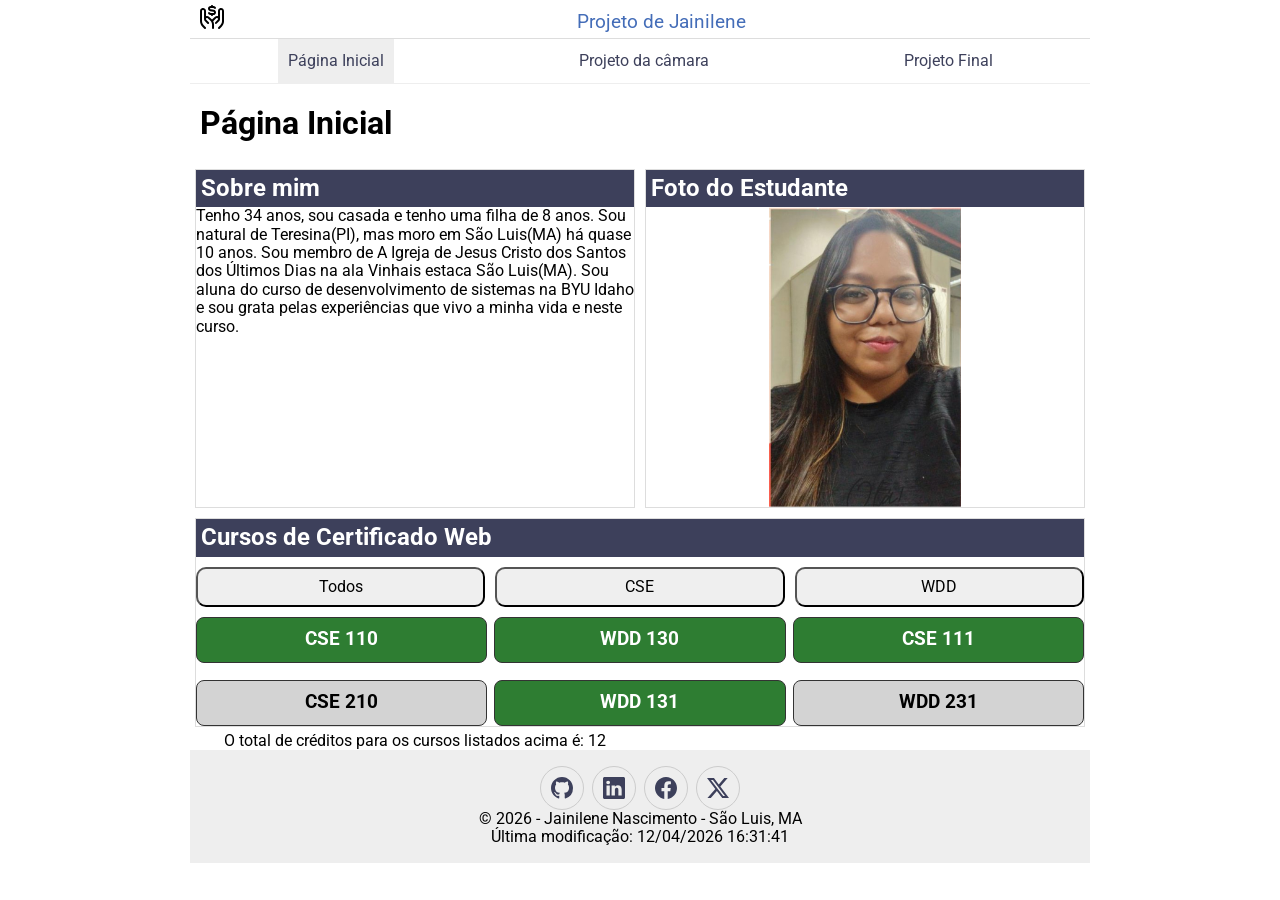
<file: index.html>
<!DOCTYPE html>
<html lang="en">

<head>
    <meta charset="UTF-8">
    <meta name="viewport" content="width=device-width, initial-scale=1.0">
    <title>Página Inicial </title>
    <meta name="author" content="Jainilene Nascimento">
    <meta name="description" content="Página inicial do site de Jainilene Nascimento apresentando perfil e cursos BYU ">
    <link rel="stylesheet" href="estilos/normalize.css">
    <link rel="stylesheet" href="estilos/telas-pequenas.css">
    <link rel="stylesheet" href="estilos/telas-grandes.css">
    <link rel="icon" href="favicon.ico">
    <meta property="og:title" content="Página inicial do Projeto de Jainilene WDD 231">
    <meta property="og:description"
        content="Página inicial do site de Jainilene Nascimento solicitada na disciplina de Desenvolvimento Frontend para Web I do curso de Desenvolvimento de Sistemas da BYU Idaho ">
    <meta property="og:image" content="https://jainilene.github.io/wdd231/imagens/perfil.jpg">
    <meta property="og:url" content="https://jainilene.github.io/wdd231/">
    <link rel="preconnect" href="https://fonts.googleapis.com">
    <link rel="preconnect" href="https://fonts.gstatic.com" crossorigin>
    <link
        href="https://fonts.googleapis.com/css2?family=Delius&family=Fira+Sans:ital,wght@0,100;0,200;0,300;0,400;0,500;0,600;0,700;0,800;0,900;1,100;1,200;1,300;1,400;1,500;1,600;1,700;1,800;1,900&family=Google+Sans:ital,opsz,wght@0,17..18,400..700;1,17..18,400..700&family=Lavishly+Yours&family=Petit+Formal+Script&family=Playfair+Display:ital,wght@0,400..900;1,400..900&family=Roboto:ital,wght@0,100..900;1,100..900&display=swap"
        rel="stylesheet">
    <script src="scripts/navegacao.js" defer></script>
    <script src="scripts/data.js" defer></script>
    <script src="scripts/curso.js" defer></script>
</head>

<body>
    <header>
        <img src="imagens/logo.svg" alt="Logotipo do site" width="512" height="512">
        <span>Projeto de Jainilene</span>
        <button id="ham-btn" name="ham-btn" class="hamburguer"></button>
    </header>
    <nav id="nav-bar" class="navegacao">
        <ul>
            <li class="atual"> <a href="index.html">Página Inicial</a></li>
            <li> <a href="#">Projeto da câmara</a></li>
            <li> <a href="#">Projeto Final</a></li>
        </ul>
    </nav>
    <main>
        <h1>Página Inicial</h1>
        <section class="secao-sobre">
            <h2>Sobre mim</h2>
            <p>Tenho 34 anos, sou casada e tenho uma filha de 8 anos. Sou natural de Teresina(PI), mas moro em São
                Luis(MA) há quase 10 anos. Sou membro de A Igreja de Jesus Cristo dos Santos dos Últimos Dias na ala
                Vinhais estaca São Luis(MA). Sou aluna do curso de desenvolvimento de sistemas na BYU Idaho e sou grata
                pelas experiências que vivo a minha vida e neste curso. </p>
        </section>
        <section class="secao-foto">
            <h2>Foto do Estudante</h2>
            <img src="imagens/perfil.jpg" alt="Foto de perfil de Jainilene Nascimento">
        </section>
        <section class="secao-cursos">
            <h2>Cursos de Certificado Web</h2>
            <div class="container-botoes">
                <button id="botao-todos" class="botao-cursos">Todos</button>
                <button id="botao-cse" class="botao-cursos">CSE</button>
                <button id="botao-wdd" class="botao-cursos">WDD</button>
            </div>
            <div class="container-cursos"></div>
        </section>

        <p>O total de créditos para os cursos listados acima é: <span id="total-creditos"></span></p>

    </main>
    <footer>
        <div class="social">
            <a href="https://github.com/jainilene/wdd231" target="_blank"><img src="imagens/github.svg" alt="GitHub"
                    width="16" height="16"></a>
            <a href="https://www.linkedin.com/in/jainilene-nascimento-67155260/" target="_blank"><img
                    src="imagens/linkedin.svg" alt="LikedIn" width="16" height="16"></a>
            <a href="https://www.facebook.com" target="_blank"><img src="imagens/facebook.svg" alt="Facebook" width="16"
                    height="16"></a>
            <a href="https://x.com" target="_blank"><img src="imagens/twitter-x.svg" alt="Twitter" width="16"
                    height="16"></a>
        </div>
        <p>&COPY; <span id="anoAtual"></span> - Jainilene Nascimento - São Luis, MA </p>
        <p>Última modificação: <span id="ultimaModificacao"></span></p>
    </footer>
</body>

</html>
</file>
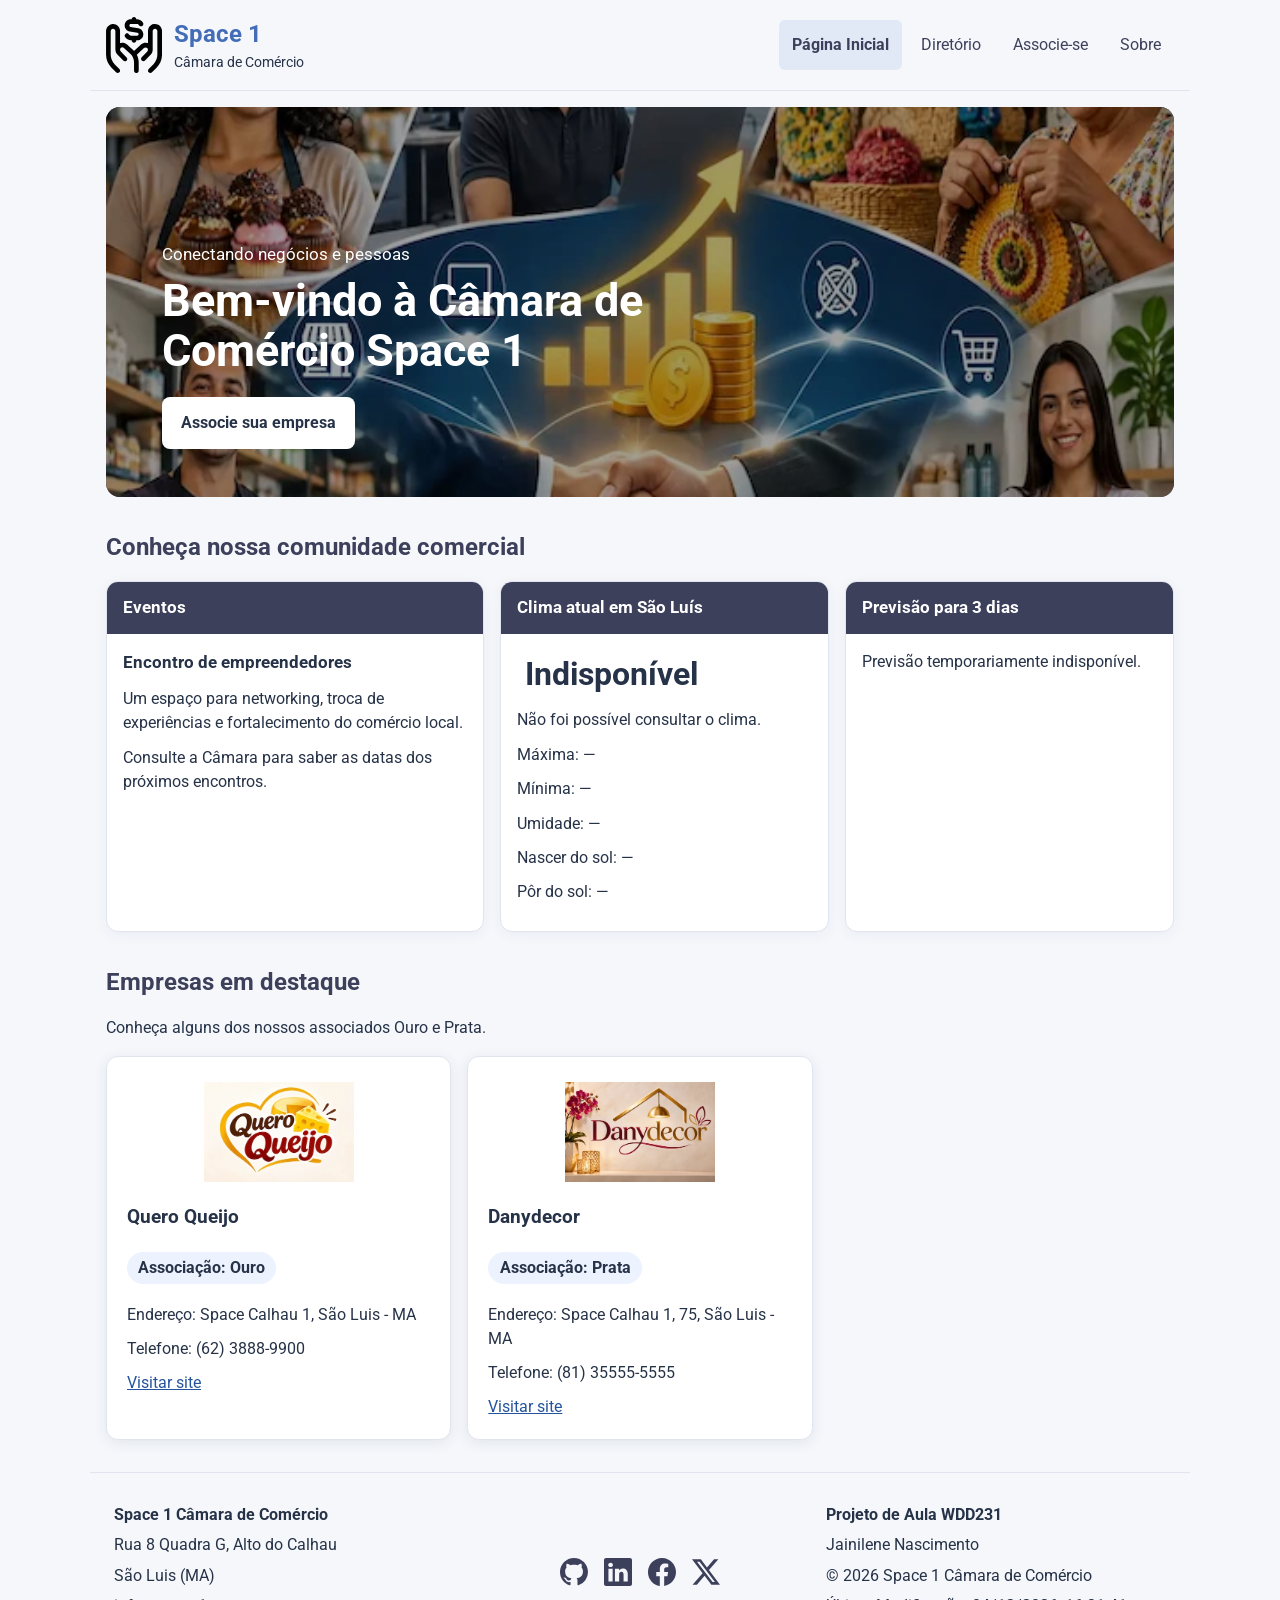
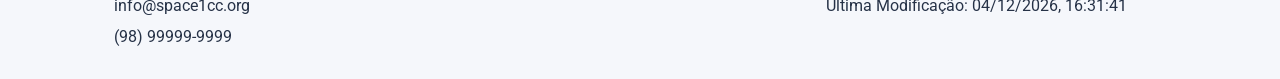
<file: camara/index.html>
<!DOCTYPE html>
<html lang="pt-BR">
<!--  -->

<head>
    <meta charset="UTF-8">
    <meta name="viewport" content="width=device-width, initial-scale=1.0">
    <title>Início | Space 1 Câmara de Comércio</title>
    <meta name="author" content="Jainilene Nascimento">
    <meta name="description"
        content="Página inicial do site de câmara de comércio do condominio Space Calhau 1 no bairro Alto do Calhau em São Luis (Maranhão)">
    <meta property="og:title" content="Página inicial - Câmara de Comércio Space Calhau 1">
    <meta property="og:description" content="Página inicial da câmara de comércio Space 1 - São Luis(MA) ">
    <meta property="og:image" content="https://jainilene.github.io/wdd231/favicon.ico">
    <meta property="og:url" content="https://jainilene.github.io/wdd231/">
    <link rel="icon" href="../favicon.ico">
    <link rel="preconnect" href="https://fonts.googleapis.com">
    <link rel="preconnect" href="https://fonts.gstatic.com" crossorigin>
    <link
        href="https://fonts.googleapis.com/css2?family=Delius&family=Fira+Sans:ital,wght@0,100;0,200;0,300;0,400;0,500;0,600;0,700;0,800;0,900;1,100;1,200;1,300;1,400;1,500;1,600;1,700;1,800;1,900&family=Google+Sans:ital,opsz,wght@0,17..18,400..700;1,17..18,400..700&family=Lavishly+Yours&family=Petit+Formal+Script&family=Playfair+Display:ital,wght@0,400..900;1,400..900&family=Roboto:ital,wght@0,100..900;1,100..900&display=swap"
        rel="stylesheet">
    <link rel="stylesheet" href="estilos/normalize.css">
    <link rel="stylesheet" href="estilos/telas-pequenas.css">
    <link rel="stylesheet" href="estilos/telas-grandes.css">
    <script src="scripts/comum.js" defer></script>
    <script src="scripts/inicio.js" defer></script>
</head>

<body>
    <header class="cabecalho">
        <div class="marca"><img src="../imagens/logo.svg" alt="Logotipo Space 1" width="64" height="64">
            <div><strong>Space 1</strong><span>Câmara de Comércio</span></div>
        </div>
        <button id="ham-btn" class="hamburguer" type="button" aria-label="Abrir menu" aria-expanded="false"
            aria-controls="nav-bar"></button>
        <nav id="nav-bar" class="navegacao" aria-label="Navegação principal">
            <ul>
                <li class="atual"><a href="index.html" aria-current="page">Página Inicial</a></li>
                <li><a href="diretorio.html">Diretório</a></li>
                <li><a href="associacao.html">Associe-se</a></li>
                <li><a href="sobre.html">Sobre</a></li>
            </ul>
        </nav>
    </header>
    <main class="pagina-inicial">
        <section class="hero" aria-label="Bem-vindo à Câmara de Comércio">
            <img class="img-hero" src="imagens/hero.webp"
                alt="Área comercial com lojas, cafés, árvores e pessoas caminhando" width="1536" height="1024"
                fetchpriority="high">
            <div class="hero-conteudo">
                <p>Conectando negócios e pessoas</p>
                <h1>Bem-vindo à Câmara de Comércio Space 1</h1><a class="botao-cta" href="associacao.html">Associe sua
                    empresa</a>
            </div>
        </section>
        <h2 class="titulo-secao">Conheça nossa comunidade comercial</h2>
        <div class="info-basicas">
            <section class="painel div-eventos">
                <h2>Eventos</h2>
                <div class="painel-corpo">
                    <h3>Encontro de empreendedores</h3>
                    <p>Um espaço para networking, troca de experiências e fortalecimento do comércio local.</p>
                    <p>Consulte a Câmara para saber as datas dos próximos encontros.</p>
                </div>
            </section>
            <section class="painel div-clima">
                <h2>Clima atual em São Luís</h2>
                <div class="painel-corpo">
                    <div class="clima-resumo">
                        <span id="container-icone-clima"></span>
                        <p class="temperatura-grande" id="temperatura">
                            Carregando...
                        </p>
                    </div>
                    <p id="descricao-clima"></p>
                    <p>Máxima: <span id="maxima">—</span></p>
                    <p>Mínima: <span id="minima">—</span></p>
                    <p>Umidade: <span id="umidade">—</span></p>
                    <p>Nascer do sol: <span id="hora-nascer-sol">—</span></p>
                    <p>Pôr do sol: <span id="hora-por-do-sol">—</span></p>
                </div>
            </section>
            <section class="painel div-previsao-clima">
                <h2>Previsão para 3 dias</h2>
                <div id="previsao-dias" class="painel-corpo" aria-live="polite">
                    <p>Carregando previsão...</p>
                </div>
            </section>
        </div>
        <section class="secao-destaques" aria-labelledby="titulo-destaques">
            <h2 id="titulo-destaques" class="titulo-secao">Empresas em destaque</h2>
            <p>Conheça alguns dos nossos associados Ouro e Prata.</p>
            <div class="destaque-empresas" id="destaque-empresas" aria-live="polite">
                <p>Carregando empresas...</p>
            </div>
        </section>
    </main>
    <footer>
        <div id="dados-camara">
            <p class="titulo-footer">Space 1 Câmara de Comércio</p>
            <p>Rua 8 Quadra G, Alto do Calhau </p>
            <p> São Luis (MA) </p>
            <p> info@space1cc.org </p>
            <p> (98) 99999-9999 </p>
        </div>
        <div id="redes-sociais">
            <a href="https://github.com/jainilene/wdd231" target="_blank"><img src="../imagens/github.svg" alt="GitHub"
                    width="16" height="16"></a>
            <a href="https://www.linkedin.com/in/jainilene-nascimento-67155260/" target="_blank"><img
                    src="../imagens/linkedin.svg" alt="LikedIn" width="16" height="16"></a>
            <a href="https://www.facebook.com" target="_blank"><img src="../imagens/facebook.svg" alt="Facebook"
                    width="16" height="16"></a>
            <a href="https://x.com" target="_blank"><img src="../imagens/twitter-x.svg" alt="Twitter" width="16"
                    height="16"></a>
        </div>
        <div id="dados-projeto">
            <p class="titulo-footer">Projeto de Aula WDD231</p>
            <p>Jainilene Nascimento</p>
            <p>&copy; <span id="ano-atual"></span> Space 1 Câmara de Comércio</p>
            <p>Última Modificação: <span id="ultima-modificacao"></span></p>
        </div>
    </footer>
</body>

</html>
</file>
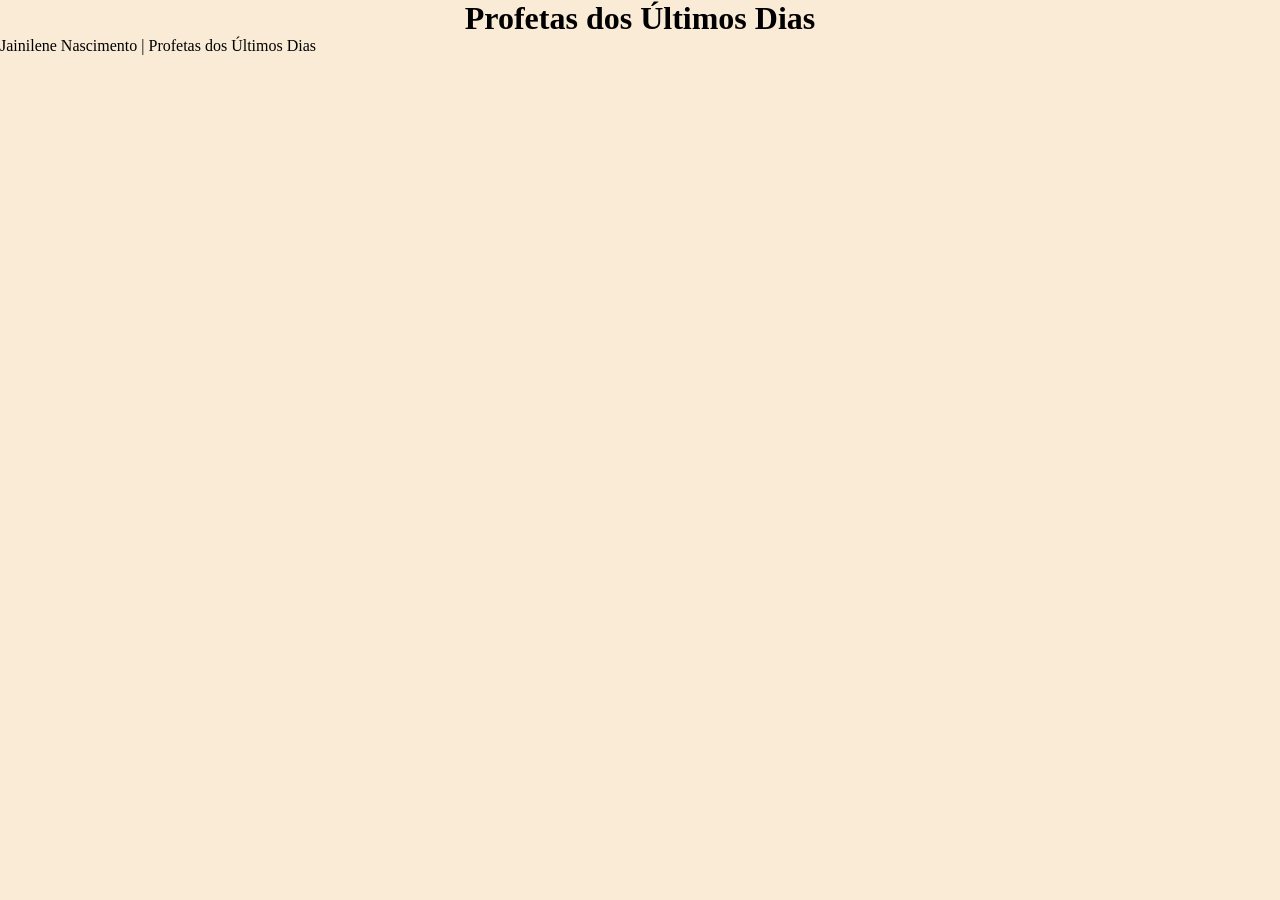
<file: profetas.html>
<!DOCTYPE html>
<html lang="en">

<head>
    <meta charset="UTF-8">
    <meta name="viewport" content="width=device-width, initial-scale=1.0">
    <title>Profetas dos Últimos Dias</title>
    <link rel="stylesheet" href="estilos/profetas.css">
    <script src="scripts/profetas.js" defer></script>

</head>

<body>
    <header>
        <h1>Profetas dos Últimos Dias</h1>
    </header>
    <main>
        <div id="cartoes"></div>
    </main>
    <footer>
        Jainilene Nascimento | Profetas dos Últimos Dias
    </footer>
</body>

</html>
</file>
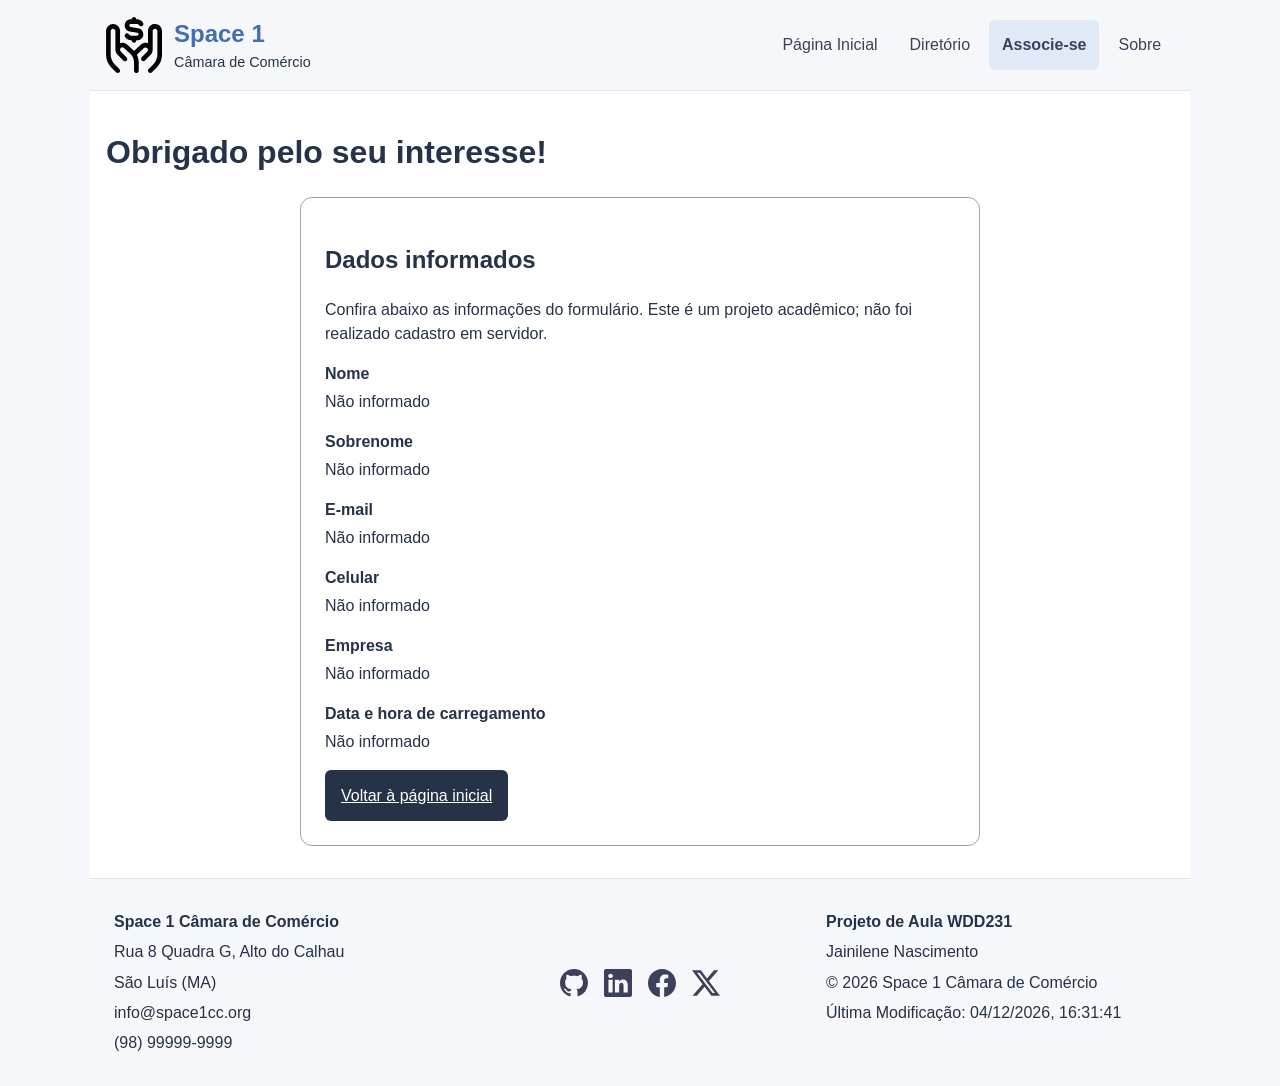
<file: camara/agradecimento.html>
<html lang="pt-BR">

<head>
    <meta charset="UTF-8">
    <meta name="viewport" content="width=device-width, initial-scale=1.0">
    <title>Agradecimento | Space 1 Câmara de Comércio</title>
    <meta name="author" content="Jainilene Nascimento">
    <meta name="description" content="Agradecimento na Câmara de Comércio Space 1.">
    <meta property="og:title" content="Agradecimento | Space 1">
    <meta property="og:description" content="Agradecimento na Câmara de Comércio Space 1.">
    <meta property="og:image" content="https://jainilene.github.io/wdd231/favicon.ico">
    <meta property="og:url" content="https://jainilene.github.io/wdd231/camara/agradecimento.html">
    <link rel="icon" href="../favicon.ico">
    <link rel="stylesheet" href="estilos/normalize.css">
    <link rel="stylesheet" href="estilos/telas-pequenas.css">
    <link rel="stylesheet" href="estilos/telas-grandes.css">
    <link rel="stylesheet" href="estilos/associacao.css">
    <script src="scripts/comum.js" defer></script>
    <script src="scripts/agradecimento.js" defer></script>
</head>

<body>
    <header class="cabecalho">
        <div class="marca"><img src="../imagens/logo.svg" alt="Logotipo Space 1" width="64" height="64">
            <div><strong>Space 1</strong><span>Câmara de Comércio</span></div>
        </div><button id="ham-btn" class="hamburguer" type="button" aria-label="Abrir menu" aria-expanded="false"
            aria-controls="nav-bar"></button>
        <nav id="nav-bar" class="navegacao" aria-label="Navegação principal">
            <ul>
                <li><a href="index.html">Página Inicial</a></li>
                <li><a href="diretorio.html">Diretório</a></li>
                <li class="atual"><a href="associacao.html" aria-current="location">Associe-se</a></li>
                <li><a href="sobre.html">Sobre</a></li>
            </ul>
        </nav>
    </header>
    <main class="pagina-associacao">
        <h1>Obrigado pelo seu interesse!</h1>
        <section class="resumo-associacao">
            <h2>Dados informados</h2>
            <p>Confira abaixo as informações do formulário. Este é um projeto acadêmico; não foi realizado cadastro em
                servidor.</p>
            <dl id="resumo"></dl><a class="voltar" href="index.html">Voltar à página inicial</a>
        </section>
    </main>
    <footer>
        <div id="dados-camara">
            <p class="titulo-footer">Space 1 Câmara de Comércio</p>
            <p>Rua 8 Quadra G, Alto do Calhau</p>
            <p>São Luís (MA)</p>
            <p>info@space1cc.org</p>
            <p>(98) 99999-9999</p>
        </div>
        <div id="redes-sociais"><a href="https://github.com/jainilene/wdd231" target="_blank" rel="noopener"><img
                    src="../imagens/github.svg" alt="GitHub" width="16" height="16"></a><a
                href="https://www.linkedin.com/in/jainilene-nascimento-67155260/" target="_blank" rel="noopener"><img
                    src="../imagens/linkedin.svg" alt="LinkedIn" width="16" height="16"></a><a
                href="https://www.facebook.com" target="_blank" rel="noopener"><img src="../imagens/facebook.svg"
                    alt="Facebook" width="16" height="16"></a><a href="https://x.com" target="_blank"
                rel="noopener"><img src="../imagens/twitter-x.svg" alt="X" width="16" height="16"></a></div>
        <div id="dados-projeto">
            <p class="titulo-footer">Projeto de Aula WDD231</p>
            <p>Jainilene Nascimento</p>
            <p>&copy; <span id="ano-atual"></span> Space 1 Câmara de Comércio</p>
            <p>Última Modificação: <span id="ultima-modificacao"></span></p>
        </div>
    </footer>
</body>

</html>
</file>
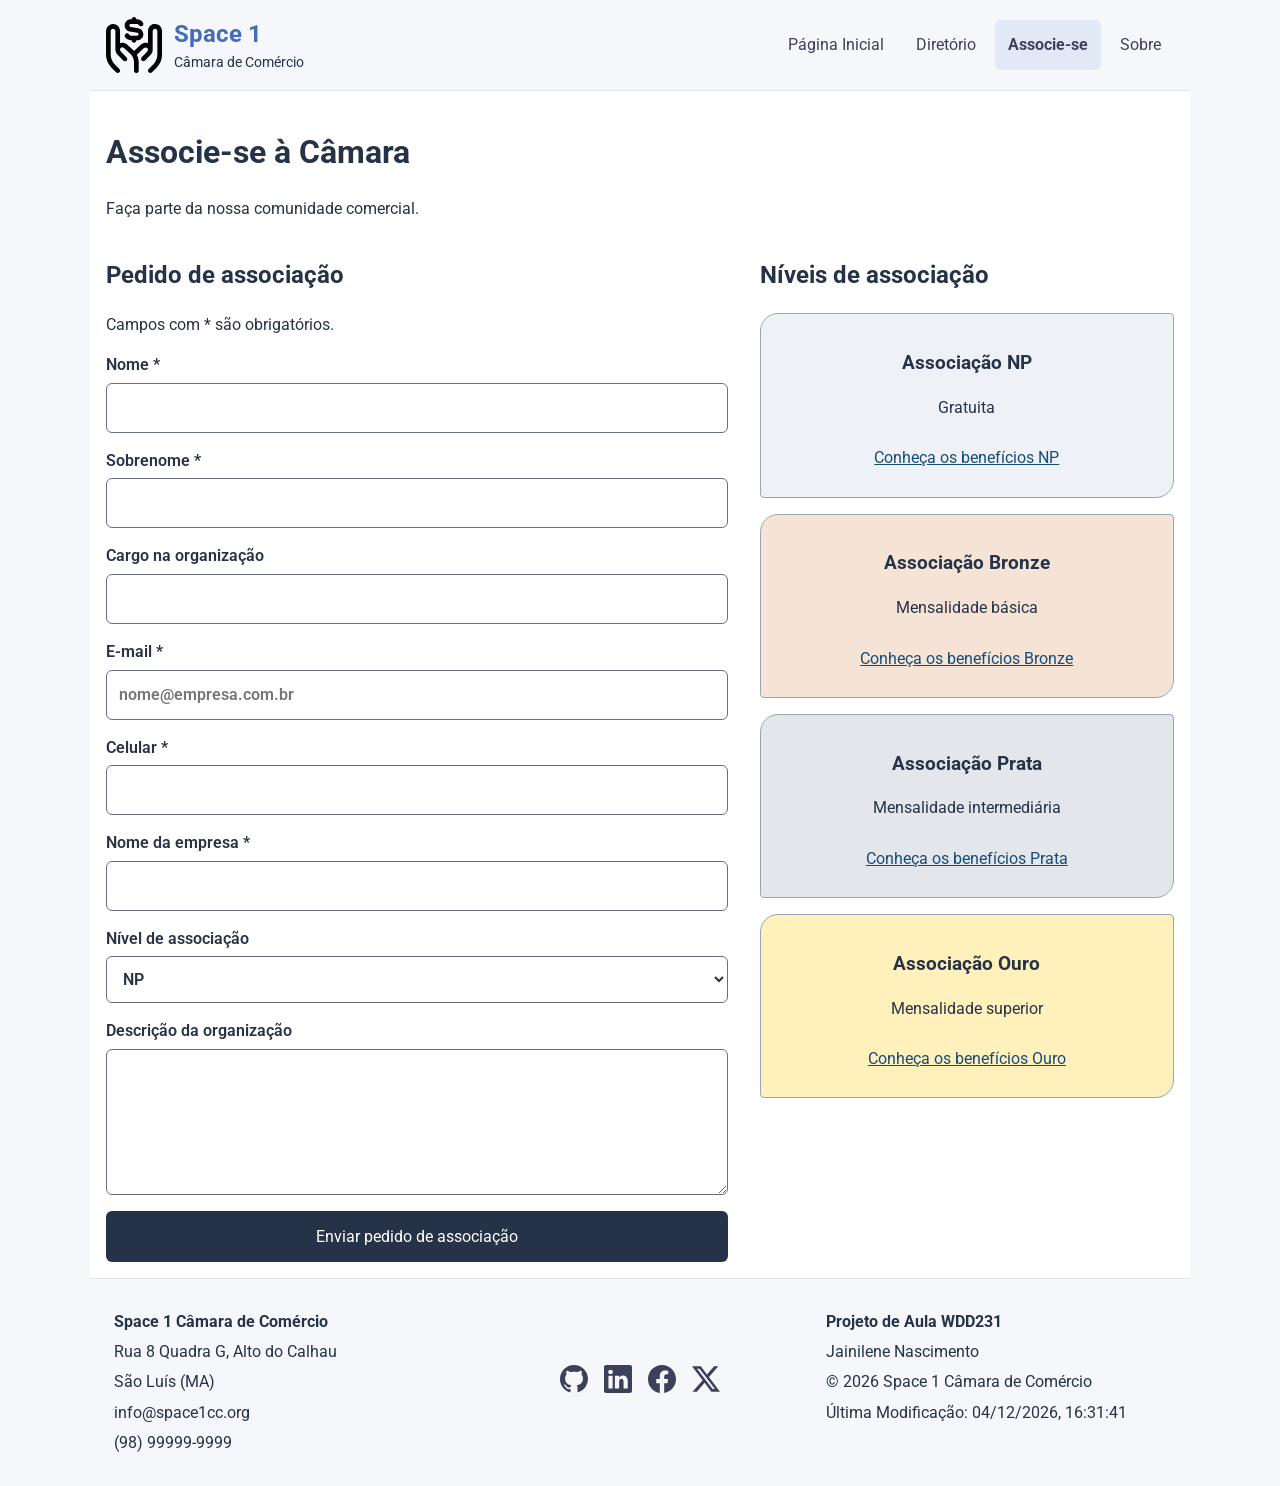
<file: camara/associacao.html>
<!DOCTYPE html>
<html lang="pt-BR">

<head>
    <meta charset="UTF-8">
    <meta name="viewport" content="width=device-width, initial-scale=1.0">
    <title>Associe-se | Space 1 Câmara de Comércio</title>
    <meta name="author" content="Jainilene Nascimento">
    <meta name="description" content="Associe-se na Câmara de Comércio Space 1 - São Luis (Maranhão).">
    <meta property="og:title" content="Associe-se | Space 1 - São Luis (MA)">
    <meta property="og:description"
        content="Página para se associar na Câmara de Comércio Space 1 - São Luis (Maranhão)">
    <meta property="og:image" content="https://jainilene.github.io/wdd231/favicon.ico">
    <meta property="og:url" content="https://jainilene.github.io/wdd231/camara/associacao.html">
    <link rel="icon" href="../favicon.ico">
    <link rel="stylesheet" href="estilos/normalize.css">
    <link rel="stylesheet" href="estilos/telas-pequenas.css">
    <link rel="stylesheet" href="estilos/telas-grandes.css">
    <link rel="stylesheet" href="estilos/associacao.css">
    <link rel="stylesheet" href="estilos/associacao-grande.css">
    <link rel="preconnect" href="https://fonts.googleapis.com">
    <link rel="preconnect" href="https://fonts.gstatic.com" crossorigin>
    <link href="https://fonts.googleapis.com/css2?family=Roboto:wght@400;500;700&display=swap" rel="stylesheet">
    <script src="scripts/comum.js" defer></script>
    <script src="scripts/associacao.js" defer></script>
</head>

<body>
    <header class="cabecalho">
        <div class="marca"><img src="../imagens/logo.svg" alt="Logotipo Space 1" width="64" height="64">
            <div><strong>Space 1</strong><span>Câmara de Comércio</span></div>
        </div><button id="ham-btn" class="hamburguer" type="button" aria-label="Abrir menu" aria-expanded="false"
            aria-controls="nav-bar"></button>
        <nav id="nav-bar" class="navegacao" aria-label="Navegação principal">
            <ul>
                <li><a href="index.html">Página Inicial</a></li>
                <li><a href="diretorio.html">Diretório</a></li>
                <li class="atual"><a href="associacao.html" aria-current="page">Associe-se</a></li>
                <li><a href="sobre.html">Sobre</a></li>
            </ul>
        </nav>
    </header>
    <main class="pagina-associacao">
        <h1>Associe-se à Câmara</h1>
        <p>Faça parte da nossa comunidade comercial.</p>
        <div class="layout-associacao">
            <section>
                <h2>Pedido de associação</h2>
                <p>Campos com * são obrigatórios.</p>
                <form class="form-associacao" method="get" action="agradecimento.html"><label for="nome">Nome *<input
                            id="nome" name="nome" type="text" autocomplete="given-name" title="Nome" required></label>
                    <label for="sobrenome">Sobrenome *<input id="sobrenome" name="sobrenome" type="text"
                            autocomplete="family-name" title="Sobrenome" required></label>
                    <label for="cargo-na-organizacao">Cargo na organização<input id="cargo-na-organizacao"
                            name="cargo-na-organizacao" type="text" autocomplete="cargo-na-organizacao"
                            title="Cargo na organização (mínimo de sete letras, espaços ou hífens)"
                            pattern="[\p{L} \-]{7,}"></label>
                    <label for="email">E-mail *<input id="email" name="email" type="email" autocomplete="email"
                            title="E-mail" required placeholder="nome@empresa.com.br"></label>
                    <label for="celular">Celular *<input id="celular" name="celular" type="tel" autocomplete="tel"
                            title="Celular" required></label>
                    <label for="organizacao">Nome da empresa *<input id="organizacao" name="organizacao" type="text"
                            autocomplete="organizacao" title="Nome da empresa" required></label>
                    <label for="membresia">Nível de associação<select id="membresia" name="membresia"
                            title="Nível de associação">
                            <option id="np" value="np">NP</option>
                            <option id="bronze" value="bronze">Bronze</option>
                            <option id="silver" value="silver">Prata</option>
                            <option id="gold" value="gold">Ouro</option>
                        </select></label>
                    <label for="descricao">Descrição da organização<textarea id="descricao" name="descricao"
                            title="Descrição da atividade" rows="5"></textarea></label><label hidden><input
                            type="hidden" name="timestamp" id="timestamp"></label><button type="submit">Enviar
                        pedido de associação</button>
                </form>
            </section>
            <section class="niveis">
                <h2>Níveis de associação</h2>
                <article class="nivel-card np">
                    <h3>Associação NP</h3>
                    <p>Gratuita</p><a href="#modal-np" data-modal="modal-np">Conheça os benefícios NP</a>
                </article>
                <article class="nivel-card bronze">
                    <h3>Associação Bronze</h3>
                    <p>Mensalidade básica</p><a href="#modal-bronze" data-modal="modal-bronze">Conheça os benefícios
                        Bronze</a>
                </article>
                <article class="nivel-card silver">
                    <h3>Associação Prata</h3>
                    <p>Mensalidade intermediária</p><a href="#modal-silver" data-modal="modal-silver">Conheça os
                        benefícios Prata</a>
                </article>
                <article class="nivel-card gold">
                    <h3>Associação Ouro</h3>
                    <p>Mensalidade superior</p><a href="#modal-gold" data-modal="modal-gold">Conheça os benefícios
                        Ouro</a>
                </article>
            </section>
        </div>
        <dialog id="modal-np" aria-labelledby="titulo-np">
            <h2 id="titulo-np">Associação NP</h2>
            <p>Gratuita</p>
            <p>Divulgação no diretório; acesso a encontros comunitários.</p><button type="button" class="fechar-modal"
                autofocus>Fechar</button>
        </dialog>
        <dialog id="modal-bronze" aria-labelledby="titulo-bronze">
            <h2 id="titulo-bronze">Associação Bronze</h2>
            <p>Mensalidade básica</p>
            <p>Benefícios NP; acesso a treinamentos.</p><button type="button" class="fechar-modal"
                autofocus>Fechar</button>
        </dialog>
        <dialog id="modal-silver" aria-labelledby="titulo-silver">
            <h2 id="titulo-silver">Associação Prata</h2>
            <p>Mensalidade intermediária</p>
            <p>Benefícios Bronze; descontos em eventos e elegibilidade para destaque.</p><button type="button"
                class="fechar-modal" autofocus>Fechar</button>
        </dialog>
        <dialog id="modal-gold" aria-labelledby="titulo-gold">
            <h2 id="titulo-gold">Associação Ouro</h2>
            <p>Mensalidade superior</p>
            <p>Benefícios Prata; publicidade adicional e eventos exclusivos.</p><button type="button"
                class="fechar-modal" autofocus>Fechar</button>
        </dialog>
    </main>
    <footer>
        <div id="dados-camara">
            <p class="titulo-footer">Space 1 Câmara de Comércio</p>
            <p>Rua 8 Quadra G, Alto do Calhau</p>
            <p>São Luís (MA)</p>
            <p>info@space1cc.org</p>
            <p>(98) 99999-9999</p>
        </div>
        <div id="redes-sociais"><a href="https://github.com/jainilene/wdd231" target="_blank" rel="noopener"><img
                    src="../imagens/github.svg" alt="GitHub" width="16" height="16"></a><a
                href="https://www.linkedin.com/in/jainilene-nascimento-67155260/" target="_blank" rel="noopener"><img
                    src="../imagens/linkedin.svg" alt="LinkedIn" width="16" height="16"></a><a
                href="https://www.facebook.com" target="_blank" rel="noopener"><img src="../imagens/facebook.svg"
                    alt="Facebook" width="16" height="16"></a><a href="https://x.com" target="_blank"
                rel="noopener"><img src="../imagens/twitter-x.svg" alt="X" width="16" height="16"></a></div>
        <div id="dados-projeto">
            <p class="titulo-footer">Projeto de Aula WDD231</p>
            <p>Jainilene Nascimento</p>
            <p>&copy; <span id="ano-atual"></span> Space 1 Câmara de Comércio</p>
            <p>Última Modificação: <span id="ultima-modificacao"></span></p>
        </div>
    </footer>
</body>

</html>
</file>
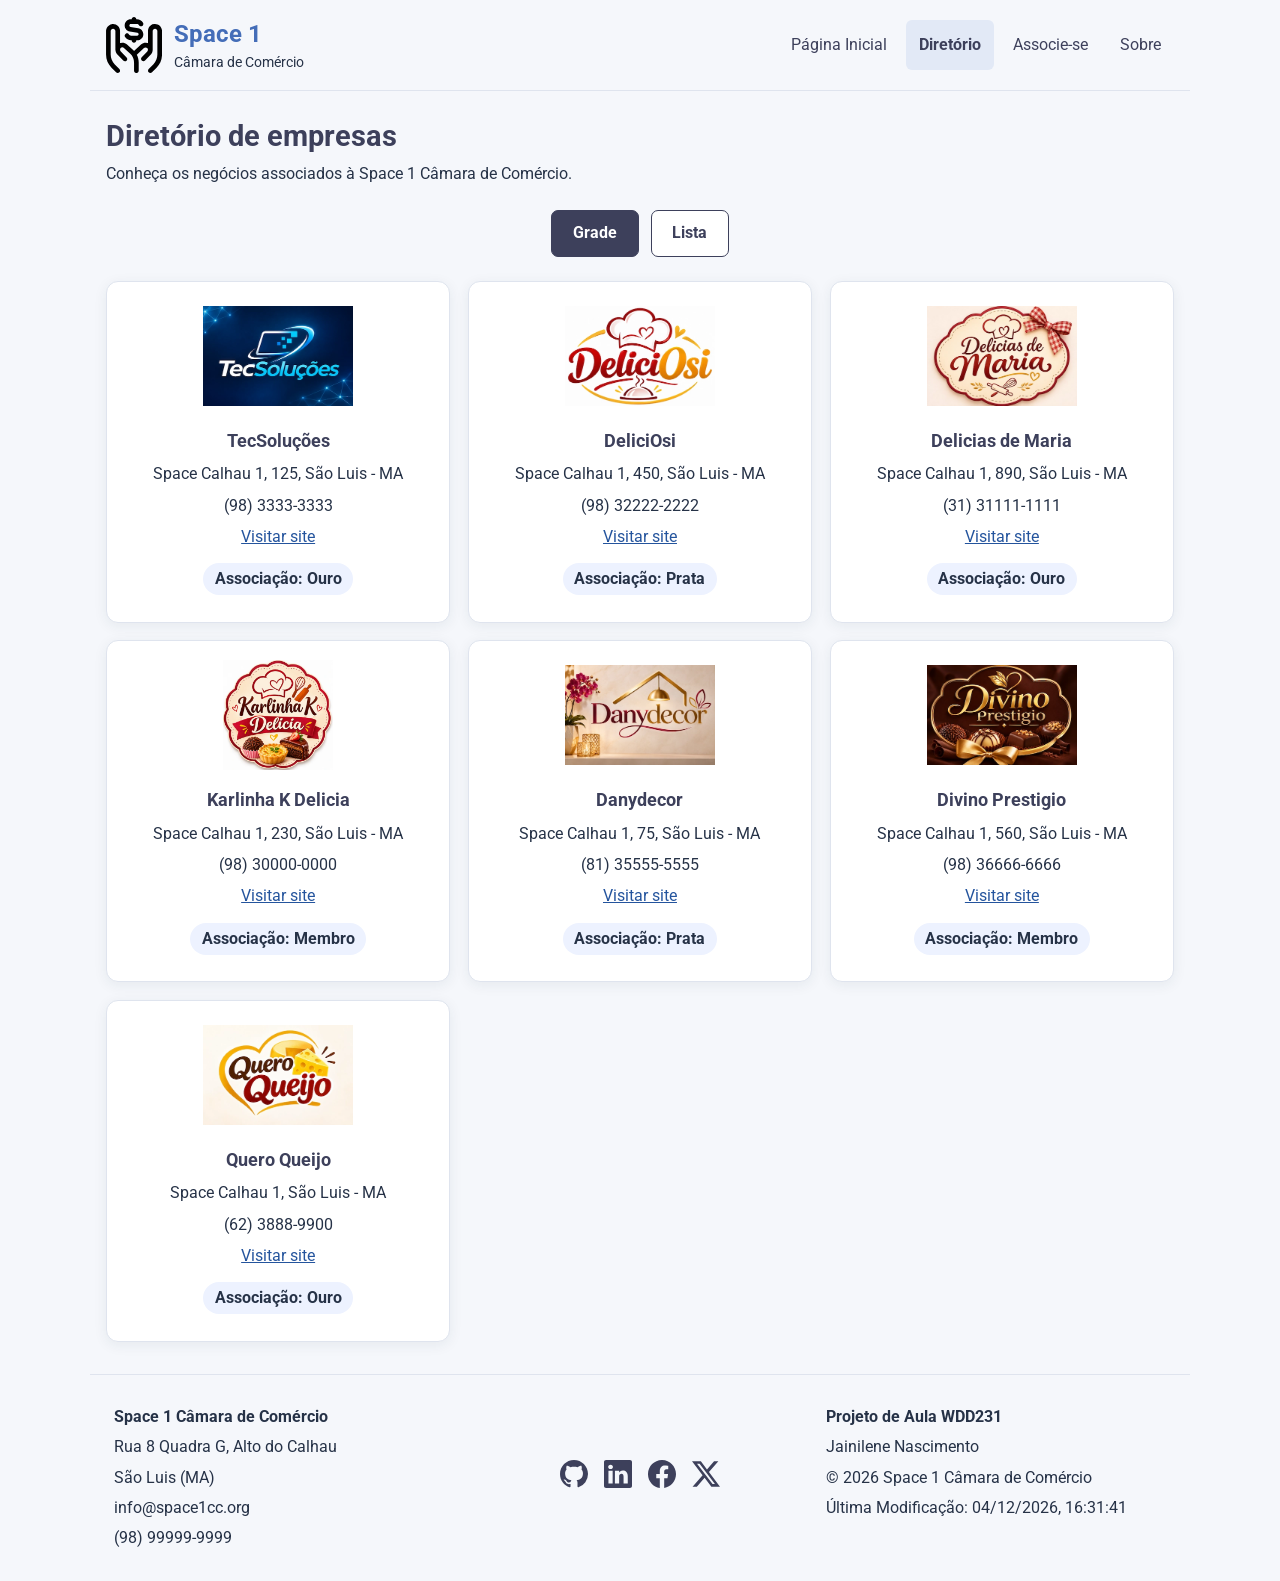
<file: camara/diretorio.html>
<!DOCTYPE html>
<html lang="pt-BR">
<!--  -->

<head>
    <meta charset="UTF-8">
    <meta name="viewport" content="width=device-width, initial-scale=1.0">
    <title>Diretório | Space 1 Câmara de Comércio</title>
    <meta name="author" content="Jainilene Nascimento">
    <meta name="description" content="Página que contém diretório de empresas filiadas na câmara de comércio">
    <meta property="og:title" content="Diretório | Space 1 Câmara de Comércio">
    <meta property="og:description"
        content="Página de Diretório contendo a lista de empresas filiadas ao Space 1 Câmara de Comércio ">
    <meta property="og:image" content="../favicon.ico">
    <meta property="og:url" content="https://jainilene.github.io/wdd231/">
    <link rel="icon" href="../favicon.ico">
    <link rel="preconnect" href="https://fonts.googleapis.com">
    <link rel="preconnect" href="https://fonts.gstatic.com" crossorigin>
    <link
        href="https://fonts.googleapis.com/css2?family=Delius&family=Fira+Sans:ital,wght@0,100;0,200;0,300;0,400;0,500;0,600;0,700;0,800;0,900;1,100;1,200;1,300;1,400;1,500;1,600;1,700;1,800;1,900&family=Google+Sans:ital,opsz,wght@0,17..18,400..700;1,17..18,400..700&family=Lavishly+Yours&family=Petit+Formal+Script&family=Playfair+Display:ital,wght@0,400..900;1,400..900&family=Roboto:ital,wght@0,100..900;1,100..900&display=swap"
        rel="stylesheet">
    <link rel="stylesheet" href="estilos/normalize.css">
    <link rel="stylesheet" href="estilos/telas-pequenas.css">
    <link rel="stylesheet" href="estilos/telas-grandes.css">
    <script src="scripts/comum.js" defer></script>
    <script src="scripts/diretorio.js" defer></script>
</head>

<body>
    <header class="cabecalho">
        <div class="marca"><img src="../imagens/logo.svg" alt="Logotipo Space 1" width="64" height="64"><div><strong>Space 1</strong><span>Câmara de Comércio</span></div></div>
        <button id="ham-btn" class="hamburguer" type="button" aria-label="Abrir menu" aria-expanded="false" aria-controls="nav-bar"></button>
        <nav id="nav-bar" class="navegacao" aria-label="Navegação principal"><ul>
            <li><a href="index.html">Página Inicial</a></li>
            <li class="atual"><a href="diretorio.html" aria-current="page">Diretório</a></li><li><a href="associacao.html">Associe-se</a></li><li><a href="sobre.html">Sobre</a></li>
        </ul></nav>
    </header>
    <main class="pagina-diretorio">
        <h1>Diretório de empresas</h1>
        <p class="introducao">Conheça os negócios associados à Space 1 Câmara de Comércio.</p>
        <div class="controles-visualizacao">
            <button id="botao-grade" type="button" aria-pressed="true">
                Grade
            </button>

            <button id="botao-lista" type="button" aria-pressed="false">
                Lista
            </button>
        </div>
        <section id="lista-empresas" class="grade" aria-live="polite"><p>Carregando empresas...</p></section>

    </main>
    <footer>
        <div id="dados-camara">
            <p class="titulo-footer">Space 1 Câmara de Comércio</p>
            <p>Rua 8 Quadra G, Alto do Calhau </p>
            <p> São Luis (MA) </p>
            <p> info@space1cc.org </p>
            <p> (98) 99999-9999 </p>
        </div>
        <div id="redes-sociais">
            <a href="https://github.com/jainilene/wdd231" target="_blank"><img src="../imagens/github.svg" alt="GitHub"
                    width="16" height="16"></a>
            <a href="https://www.linkedin.com/in/jainilene-nascimento-67155260/" target="_blank"><img
                    src="../imagens/linkedin.svg" alt="LikedIn" width="16" height="16"></a>
            <a href="https://www.facebook.com" target="_blank"><img src="../imagens/facebook.svg" alt="Facebook"
                    width="16" height="16"></a>
            <a href="https://x.com" target="_blank"><img src="../imagens/twitter-x.svg" alt="Twitter" width="16"
                    height="16"></a>
        </div>
        <div id="dados-projeto">
            <p class="titulo-footer">Projeto de Aula WDD231</p>
            <p>Jainilene Nascimento</p>
            <p>&copy; <span id="ano-atual"></span> Space 1 Câmara de Comércio</p>
            <p>Última Modificação: <span id="ultima-modificacao"></span></p>
        </div>
    </footer>
</body>

</html>
</file>
<file: estilos/telas-pequenas.css>
/*
esquema de cores
azul - #446db8
cadetblue
#depeslateblue #3D405B

*/

* {
    font-family: "Roboto", sans-serif;
    box-sizing: border-box;
    margin: 0 auto;


}

/* Cabeçalho */

header {
    display: grid;
    grid-template-columns: 24px auto 44px;
    padding: 5px 0 5px 10px;
    border-bottom: solid 1px #ddd;
    column-gap: 8px;
    align-items: end;
}

header img {
    display: block;
    width: 100%;
    height: auto;
    padding-bottom: 4px;

}

header span {
    font-size: 1.2rem;
    color: #446db8;
}

.hamburguer {
    border: none;
    color: #3D405B;
    cursor: pointer;
    font-family: Verdana, Geneva, Tahoma, sans-serif;
}

.hamburguer::after {
    content: "\2630";
    font-size: 2rem;
}

.hamburguer.show::after {
    content: "\00D7";
}

/* Navegação */

.navegacao {
    display: none;
}

.navegacao.show {
    display: block;
}

.navegacao ul {
    list-style-type: none;
    padding: 0;
    margin: 0;
}

.navegacao a {
    display: block;
    padding: .8rem 10px;
    color: #3D405B;
    text-decoration: none;
    border-bottom: solid 1px #ddd;

}

.navegacao li.atual {
    background-color: #eee;
}

.navegacao a.show {
    background-color: #E07A5F;
}

.navegacao a:hover {
    background-color: #E07A5F;
}

h1 {
    margin-left: 10px;
}

footer {
    background-color: #eee;
    padding: 1rem 10px;
    text-align: center;
}

.social {
    display: flex;
    justify-content: center;
    column-gap: 8px;
}

.social a {
    margin: 0;
    /* adicione esta linha */
    display: flex;
    justify-content: center;
    align-items: center;
    border: #ccc solid 1px;
    border-radius: 22px;
    width: 44px;
    height: 44px;
}

.social img {
    width: 22px;
    height: 22px;

}

.social a:hover {
    background-color: #ddd;
}

/* Main */

main {
    display: grid;
    grid-template-columns: 1fr 1fr;
}

section {
    margin: 5px 5px;
    border: solid 1px #ddd;
}

.secao-sobre {
    grid-column: 1/3;
}

.secao-foto {
    grid-column: 1/3;
    display: flex;
    flex-direction: column;
    align-items: center;

}

.secao-foto img {
    height: 300px;
    width: auto;
    display: flex;
    align-items: center;

}

.secao-cursos {
    grid-column: 1/3;
}

section h2 {
    display: block;
    width: 100%;
    margin: 0 auto;
    background-color: #3D405B;
    color: white;
    padding: 5px 5px;
}

/* Div Botoes dos cursos */
.container-botoes {
    display: grid;
    grid-template-columns: 1fr 1fr 1fr;
    gap: 10px;
    margin-top: 10px;

}

.botao-cursos {
    height: 2.5rem;
    width: auto;
    border-radius: 10px;
}


/* Seção cursos */

.container-cursos {
    margin: 0 auto;
}

.section-cursos {
    /* width: 400px; */
    /* height: 400px; */
    background-color: #D3D3D3;
    border: 1px solid #333;
    border-radius: 8px;
    margin: 0 auto;
    margin-top: 10px;
    padding: 0.7rem;
    width: 100%;
}

.section-cursos.concluido {
    background-color: #2e7d32;
    color: white;
}

h3 {
    font-weight: bold;
    text-align: center;
}

/* Fim main */
</file>
<file: estilos/telas-grandes.css>
/* 38*16 */
@media only screen and (min-width: 38rem) {

    header,
    main,
    nav,
    footer {
        max-width: 900px;
        margin: 0 auto;
    }

    header {
        grid-template-columns: 24px auto;
    }

    .hamburguer {
        display: none;
    }

    .navegacao {
        display: block;
        border-bottom: solid 1px #eee;
    }

    .navegacao ul {
        display: flex;
    }

    .navegacao a {
        border: none;
    }

    /* Seções - main */
    .secao-sobre {
        grid-column: 1/2;
    }

    .secao-foto {
        grid-column: 2/3;
    }

    .container-cursos {
        display: grid;
        grid-template-columns: 1fr 1fr 1fr;
        width: 100%;
        gap: 7px;
        padding: 0;
    }

    
}
</file>
<file: camara/estilos/telas-pequenas.css>
/* Identidade visual compartilhada – Space 1 */
:root {
    --azul: #3d405b;
    --azul-claro: #446db8;
    --fundo: #f5f7fb;
    --texto: #263247
}

*,
*::before,
*::after {
    box-sizing: border-box
}

html {
    font-family: Roboto, Arial, sans-serif
}

body {
    margin: 0;
    background: var(--fundo);
    color: var(--texto);
    line-height: 1.5
}

img {
    max-width: 100%
}

a {
    color: #24549d
}

button {
    font: inherit
}

.cabecalho {
    max-width: 1100px;
    margin: auto;
    display: flex;
    align-items: center;
    justify-content: space-between;
    flex-wrap: wrap;
    gap: 1rem;
    padding: 1rem;
    border-bottom: 1px solid #dfe4ee
}

.marca {
    display: flex;
    align-items: center;
    gap: .75rem
}

.marca img {
    width: 56px;
    height: 56px;
    object-fit: contain
}

.marca div {
    display: flex;
    flex-direction: column
}

.marca strong {
    font-size: 1.5rem;
    color: var(--azul-claro)
}

.marca span {
    font-size: .9rem
}

.navegacao ul {
    display: flex;
    gap: .4rem;
    list-style: none;
    padding: 0;
    margin: 0
}

.navegacao a {
    display: block;
    text-decoration: none;
    color: var(--azul);
    border-radius: 6px;
    padding: .8rem
}

.navegacao a:hover,
.navegacao a:focus-visible {
    background: #dbe7ff
}

.navegacao .atual a {
    background: #e2e9f6;
    font-weight: 700
}

.hamburguer {
    display: none;
    border: 0;
    background: transparent;
    color: var(--azul);
    cursor: pointer;
    font-size: 2rem
}

.hamburguer::after {
    content: "\2630"
}

.hamburguer.show::after {
    content: "\00d7"
}

main {
    max-width: 1100px;
    margin: 0 auto;
    padding: 0 1rem 2rem;
    min-height: 55vh
}

footer {
    max-width: 1100px;
    margin: auto;
    display: grid;
    grid-template-columns: repeat(3, minmax(0, 1fr));
    gap: 1rem;
    text-align: left;
    padding: 1.5rem;
    border-top: 1px solid #dfe4ee
}

footer p {
    margin: .4rem 0
}

.titulo-footer {
    font-weight: 700
}

#redes-sociais {
    display: flex;
    justify-content: center;
    align-items: center;
    gap: 1rem
}

#redes-sociais img {
    width: 28px;
    height: 28px
}

:focus-visible {
    outline: 3px solid #446db8;
    outline-offset: 3px
}

@media(max-width:600px) {
    .hamburguer {
        display: block
    }

    .navegacao {
        display: none;
        width: 100%
    }

    .navegacao.show {
        display: block
    }

    .navegacao ul {
        display: block
    }

    .navegacao a {
        display: block
    }

    footer {
        grid-template-columns: 1fr
    }

    #redes-sociais {
        justify-content: flex-start
    }
}

.hero {
    position: relative;
    margin: 1rem 0 2rem;
    border: 0;
    border-radius: 14px;
    overflow: hidden;
    min-height: 350px;
    background: #263247;
    color: #ffffff;
}

.img-hero {
    display: block;
    width: 100%;
    height: 390px;
    object-fit: cover;
    filter: brightness(.63)
}

.hero-conteudo {
    position: absolute;
    left: clamp(1rem, 5vw, 3.5rem);
    bottom: clamp(1rem, 5vw, 3rem);
    max-width: 650px;
    color: #fff;
    margin: 0
}

.hero-conteudo p {
    font-size: 1.05rem;
    margin: 0 0 .6rem
}

.hero h1 {
    font-size: clamp(1.7rem, 4vw, 2.8rem);
    line-height: 1.12;
    margin: 0 0 1.3rem;
    color: white
}

.botao-cta {
    display: inline-block;
    background: #fff;
    color: #263247;
    font-weight: 700;
    padding: .85rem 1.2rem;
    text-decoration: none;
    border-radius: 8px
}

.botao-cta:hover {
    background: #dbe7ff
}

.titulo-secao {
    font-size: 1.5rem;
    margin: 1.5rem 0 1rem;
    color: var(--azul)
}

.info-basicas {
    display: grid;
    grid-template-columns: 1.15fr 1fr 1fr;
    gap: 1rem;
    align-items: stretch
}

.painel {
    background: white;
    border: 1px solid #dfe4ee;
    border-radius: 12px;
    overflow: hidden;
    margin: 0;
    box-shadow: 0 3px 14px #23344d0d
}

.painel h2 {
    background: var(--azul);
    color: white;
    padding: .85rem 1rem;
    font-size: 1.05rem;
    margin: 0
}

.painel-corpo {
    padding: 1rem
}

.painel-corpo p {
    margin: .65rem 0;
    line-height: 1.5
}

.painel-corpo h3 {
    font-size: 1.05rem;
    text-align: left;
    margin: 0 0 .75rem
}

.clima-resumo {
    display: flex;
    align-items: center;
    gap: .5rem
}

.clima-resumo img {
    margin: 0
}

.temperatura-grande {
    font-size: 2rem;
    font-weight: 700;
    margin: 0 !important
}

.previsao-item {
    display: flex;
    justify-content: space-between;
    align-items: center;
    gap: .5rem;
    border-bottom: 1px solid #e6e8ef;
    padding: .8rem 0
}

.previsao-item:last-child {
    border: 0
}

.previsao-item span {
    margin: 0
}

.previsao-item strong {
    white-space: nowrap
}

.secao-destaques {
    margin-top: 2rem
}

.secao-destaques>p {
    margin: 0 0 1rem
}

.destaque-empresas {
    display: grid;
    grid-template-columns: repeat(3, minmax(0, 1fr));
    gap: 1rem
}

.destaque-empresas .empresa {
    margin: 0;
    min-width: 0;
    padding: 1.25rem;
    box-shadow: 0 3px 14px #23344d16;
    border: 1px solid #e1e5ed
}

.destaque-empresas .empresa h3 {
    font-size: 1.2rem;
    margin: .7rem 0
}

.destaque-empresas .empresa p {
    margin: .6rem 0;
    overflow-wrap: anywhere
}

.destaque-empresas .empresa img {
    width: 150px;
    max-width: 100%;
    height: 110px;
    object-fit: contain
}

.nivel-associacao {
    display: inline-block;
    padding: .25rem .7rem;
    border-radius: 20px;
    background: #edf2ff;
    color: #263247;
    font-weight: 700
}

/* Diretório */
.pagina-diretorio h1 {
    font-size: 1.8rem;
    color: var(--azul);
    margin: 1.5rem 0 .25rem
}

.pagina-diretorio .introducao {
    margin: 0 0 1rem
}

.controles-visualizacao {
    display: flex;
    justify-content: center;
    gap: .75rem;
    margin: 1.5rem 0
}

.controles-visualizacao button {
    border: 1px solid var(--azul);
    background: white;
    color: var(--azul);
    padding: .65rem 1.3rem;
    border-radius: 7px;
    cursor: pointer;
    font-weight: 700
}

.controles-visualizacao button:hover,
.controles-visualizacao button[aria-pressed=true] {
    background: var(--azul);
    color: white
}

#lista-empresas.grade {
    display: grid;
    grid-template-columns: repeat(auto-fit, minmax(min(100%, 260px), 1fr));
    gap: 1.1rem
}

.empresa {
    background: #fff;
    border: 1px solid #dfe4ee;
    border-radius: 12px;
    padding: 1.2rem;
    box-shadow: 0 3px 14px #23344d12;
    min-width: 0;
    overflow-wrap: anywhere
}

.grade .empresa {
    text-align: center
}

.empresa img {
    display: block;
    width: 150px;
    height: 110px;
    object-fit: contain;
    margin: 0 auto 1rem
}

.empresa h2 {
    font-size: 1.15rem;
    color: var(--azul);
    margin: .5rem 0
}

.empresa p {
    margin: .45rem 0
}

.empresa a {
    overflow-wrap: anywhere
}

#lista-empresas.lista {
    display: grid;
    grid-template-columns: 1fr;
    gap: .8rem
}

.lista .empresa {
    display: grid;
    grid-template-columns: 120px minmax(0, 1fr);
    column-gap: 1.5rem;
    text-align: left
}

.lista .empresa img {
    grid-column: 1;
    grid-row: 1/7;
    width: 110px;
    height: 100px;
    align-self: center;
    margin: auto
}

.lista .empresa h2,
.lista .empresa p {
    grid-column: 2
}

@media(max-width:600px) {
    .lista .empresa {
        grid-template-columns: 1fr;
        text-align: center
    }

    .lista .empresa img,
    .lista .empresa h2,
    .lista .empresa p {
        grid-column: 1;
        grid-row: auto
    }
}

@media(max-width:800px) {
    .info-basicas {
        grid-template-columns: repeat(2, minmax(0, 1fr))
    }

    .div-eventos {
        grid-column: 1/-1
    }

    .destaque-empresas {
        grid-template-columns: repeat(2, minmax(0, 1fr))
    }
}

@media(max-width:600px) {

    .info-basicas,
    .destaque-empresas {
        grid-template-columns: 1fr
    }

    .div-eventos {
        grid-column: auto
    }

    .img-hero {
        height: 340px
    }

    .hero {
        min-height: 340px
    }

    .hero-conteudo {
        bottom: 1.3rem;
        right: 1rem
    }
}
</file>
<file: camara/estilos/telas-grandes.css>
/* Regras para telas maiores: a base é mobile-first. */
@media(min-width:601px){.cabecalho .navegacao{display:block}}
</file>
<file: estilos/profetas.css>
* {
    margin: 0 auto;
    background-color: antiquewhite;
}

span {
    font-weight: 300;
    color: blue;
}

h1 {
    text-align: center;
}

h2 {
    width: 100%;
    text-align: center;
    background-color: #964b00;
}

section {
    display: grid;
    justify-content: center;
    border: solid 2px black;
    width: fit-content;
    /* a borda se ajusta ao conteúdo */
    padding: 16px;
    /* respiro entre conteúdo e borda */
    margin: 20px auto;
    /* espaço entre os cartões, centralizados */
}
</file>
<file: camara/estilos/associacao.css>
/* Estilos exclusivos das novas páginas */
.pagina-associacao {
    display: block;
    max-width: 1100px;
    margin: 0 auto;
    padding: 1rem;
    color: #263247;
    background: #fff;
    box-sizing: border-box;
}

.layout-associacao {
    display: grid;
    grid-template-columns: minmax(0, 1fr);
    gap: 2rem;
}

.form-associacao {
    display: grid;
    gap: 1rem;
}

.form-associacao label {
    display: grid;
    gap: .35rem;
    font-weight: 600;
}

.form-associacao label[hidden] {
    display: none;
}

.form-associacao input,
.form-associacao select,
.form-associacao textarea {
    width: 100%;
    min-width: 0;
    box-sizing: border-box;
    padding: .75rem;
    border: 1px solid #667085;
    border-radius: 6px;
    background: #fff;
    color: #263247;
    font: inherit;
}

.form-associacao textarea {
    resize: vertical;
}

.pagina-associacao button,
.pagina-associacao .voltar {
    background: #263247;
    color: #fff;
    border: 0;
    border-radius: 6px;
    padding: .85rem 1rem;
    font: inherit;
    cursor: pointer;
    display: inline-block;
}

.pagina-associacao :focus-visible {
    outline: 3px solid #145da0;
    outline-offset: 3px;
}

.nivel-card {
    text-align: center;
    padding: 1rem;
    margin-bottom: 1rem;
    border: 1px solid #9aa5b4;
    border-radius: 18px 4px;
    background: #eef2f6;
    animation: entrada .65s ease-out both;
}

.nivel-card.bronze {
    background: #f5e4d5;
    animation-delay: .12s;
}

.nivel-card.silver {
    background: #e3e6eb;
    animation-delay: .24s;
}

.nivel-card.gold {
    background: #fff0bc;
    animation-delay: .36s;
}

.nivel-card a {
    color: #174b78;
    display: inline-block;
    padding: .65rem;
    text-decoration: underline;
}

.pagina-associacao dialog {
    width: min(420px, 85vw);
    max-height: 85vh;
    box-sizing: border-box;
    border: 1px solid #667085;
    border-radius: 12px;
    padding: 1.5rem;
    background: #fff;
    color: #263247;
}

.pagina-associacao dialog::backdrop {
    background: rgb(0 0 0 / 60%);
}

.resumo-associacao {
    max-width: 680px;
    margin: 1rem auto;
    padding: 1.5rem;
    border: 1px solid #9aa5b4;
    border-radius: 12px;
}

.resumo-associacao dt {
    font-weight: 700;
    margin-top: 1rem;
}

.resumo-associacao dd {
    margin: .25rem 0;
    overflow-wrap: anywhere;
}

.body {
    font-family: 'Roboto', 'sans-serif';
}
</file>
<file: camara/estilos/associacao-grande.css>
@keyframes entrada {
    from {
        opacity: 0;
        transform: translateY(14px);
    }

    to {
        opacity: 1;
        transform: translateY(0);
    }
}

@media (min-width: 760px) {
    .layout-associacao {
        grid-template-columns: minmax(0, 3fr) minmax(0, 2fr);
        align-items: start;
    }
}

@media (prefers-reduced-motion: reduce) {
    .nivel-card {
        animation: none;
    }
}
</file>
